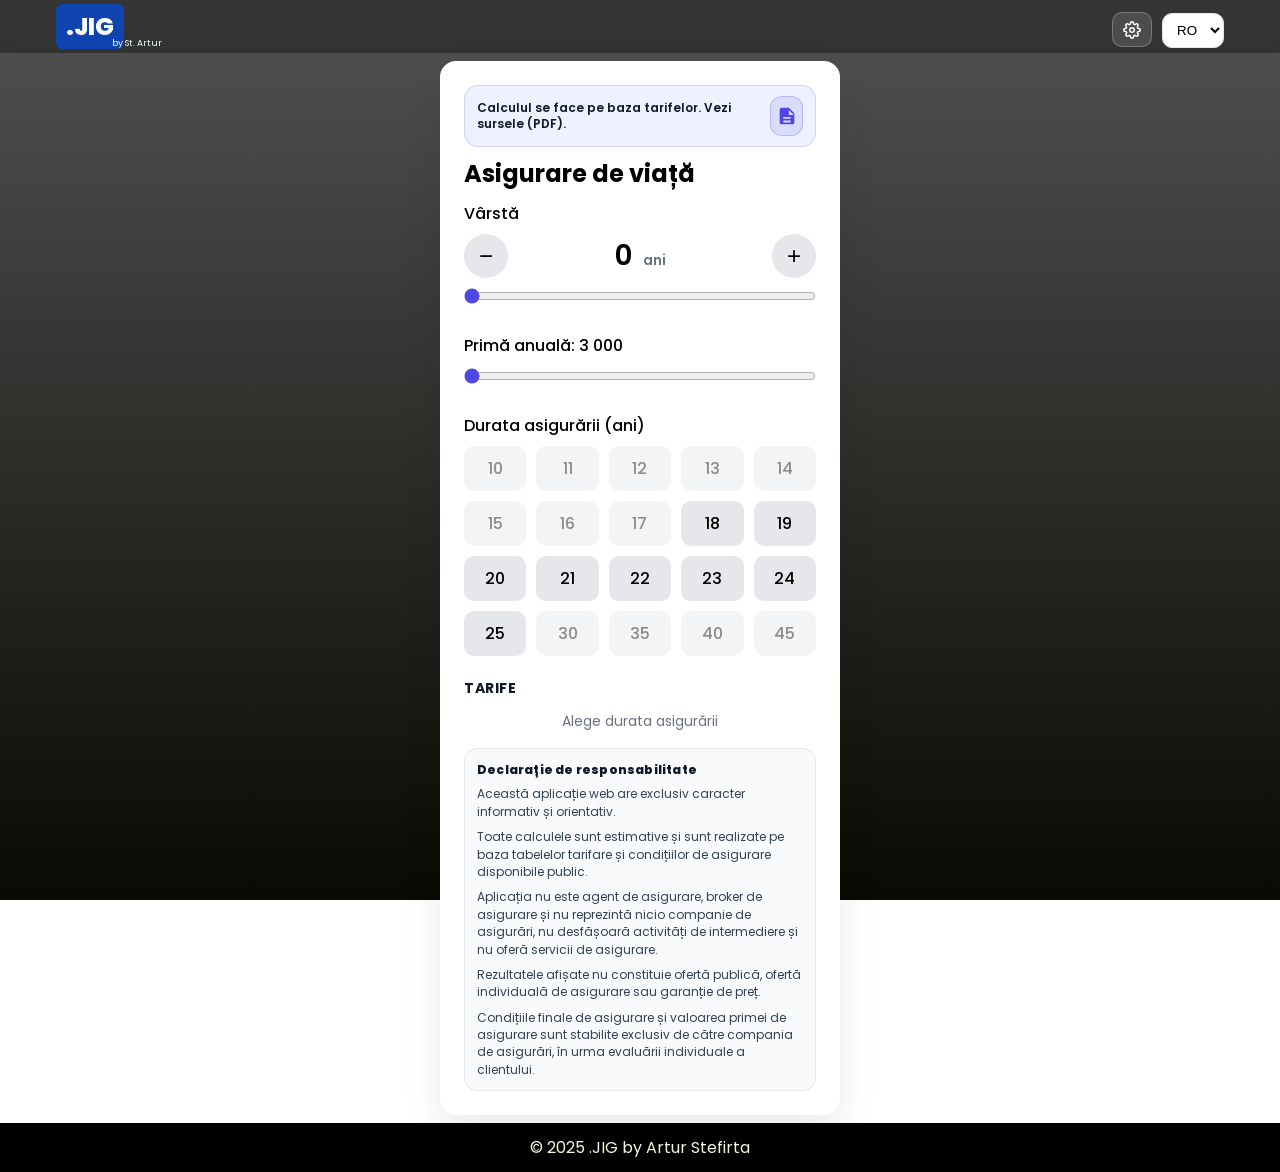
<file: index.html>
<!DOCTYPE html>
<html lang="ro">
<head>
  <link rel="stylesheet" href="style.css">
  <meta name="viewport" content="width=device-width, initial-scale=1.0">
  <meta charset="UTF-8">
  <title>Asigurare de viață</title>
</head>
<body>
  <header class="jig-header">
    <div class="container">
      <div class="brand">
        <span class="logo">.JIG</span>
        <span class="team">by St. Artur</span>
      </div>
      <div class="header-actions">
<a href="settings.html" class="icon-btn" aria-label="Settings">
  <svg viewBox="0 0 24 24" width="22" height="22"
       fill="none"
       stroke="#ffffff"
       stroke-width="2"
       stroke-linecap="round"
       stroke-linejoin="round">
    <circle cx="12" cy="12" r="3"></circle>
    <path d="M19.4 15
             a1.65 1.65 0 0 0 .33 1.82
             l.06.06
             a2 2 0 1 1-2.83 2.83
             l-.06-.06
             a1.65 1.65 0 0 0-1.82-.33
             1.65 1.65 0 0 0-1 1.51V21
             a2 2 0 1 1-4 0v-.09
             a1.65 1.65 0 0 0-1-1.51
             1.65 1.65 0 0 0-1.82.33
             l-.06.06
             a2 2 0 1 1-2.83-2.83
             l.06-.06
             a1.65 1.65 0 0 0 .33-1.82
             1.65 1.65 0 0 0-1.51-1H3
             a2 2 0 1 1 0-4h.09
             a1.65 1.65 0 0 0 1.51-1
             1.65 1.65 0 0 0-.33-1.82
             l-.06-.06
             a2 2 0 1 1 2.83-2.83
             l.06.06
             a1.65 1.65 0 0 0 1.82.33
             1.65 1.65 0 0 0 1-1.51V3
             a2 2 0 1 1 4 0v.09
             a1.65 1.65 0 0 0 1 1.51
             1.65 1.65 0 0 0 1.82-.33
             l.06-.06
             a2 2 0 1 1 2.83 2.83
             l-.06.06
             a1.65 1.65 0 0 0-.33 1.82
             1.65 1.65 0 0 0 1.51 1H21
             a2 2 0 1 1 0 4h-.09
             a1.65 1.65 0 0 0-1.51 1z">
    </path>
  </svg>
</a>

        <div class="lang">
          <label for="langSelect" id="langLabel">Limbă</label>
          <select id="langSelect">
            <option value="ro">RO</option>
            <option value="ru">RU</option>
            <option value="en">EN</option>
          </select>
        </div>
      </div>
</div>
  </header>

<div class="calculator">
  <!-- Источники расчёта (PDF: информация + таблицы тарифов) -->
  <div class="notice-bar" role="note">
    <div class="notice-text" id="sourcesNote">Calculul se face pe baza tarifelor. Vezi sursele (PDF).</div>
    <a class="notice-link" href="sources.html" id="sourcesLink" aria-label="Sources">
      <!-- inline icon -->
      <svg class="notice-icon" viewBox="0 0 24 24" aria-hidden="true">
        <path d="M14 3H6a2 2 0 0 0-2 2v14a2 2 0 0 0 2 2h12a2 2 0 0 0 2-2V9l-6-6Zm0 2.5L19.5 11H14V5.5ZM8 13h8v2H8v-2Zm0 4h8v2H8v-2Z" />
      </svg>
    </a>
  </div>

  <div class="topbar">
    <h2 id="appTitle">Asigurare de viață</h2>
  </div>

  <!-- ВОЗРАСТ -->
  <div class="field">
    <label id="ageLabel">Vârstă</label>

    <div class="age-control">
      <button id="ageMinus" class="age-btn" type="button">−</button>

      <div class="age-value">
        <span id="ageValue">0</span>
        <span class="age-unit" id="ageUnit">ani</span>
      </div>

      <button id="agePlus" class="age-btn" type="button">+</button>
    </div>

    <input type="range" id="ageRange" min="0" max="65" step="1" value="0">
  </div>

  <!-- ВЗНОС -->
  <div class="field">
    <label>
      <span id="paymentLabel">Primă anuală</span>:
      <span id="paymentValue"></span>
    </label>

    <div class="slider-wrap">
      <input type="range" id="payment">
    </div>
  </div>

  <!-- СРОК -->
  <div class="field">
    <label id="termLabel">Durata asigurării (ani)</label>
    <div id="years" class="years-grid"></div>
  </div>

  <h3 class="section-title" id="tariffsTitle">Tarife</h3>
  <div id="result"></div>

  <div class="disclaimer" id="disclaimer" role="note" aria-label="Disclaimer">
    <div class="disclaimer-title" id="disclaimerTitle">Declarație de responsabilitate</div>
    <div class="disclaimer-text" id="disclaimerText"></div>
  </div>
</div>

<!-- PDF Viewer Overlay -->
<div id="pdfOverlay" class="pdf-overlay" aria-hidden="true">
  <div class="pdf-header">
    <div class="pdf-title" id="pdfTitle">PDF</div>
    <button id="pdfClose" class="pdf-close" type="button" aria-label="Close">✕</button>
  </div>
  <iframe id="pdfFrame" class="pdf-frame" src="" title="PDF Viewer"></iframe>
</div>
<footer>© 2025 .JIG by Artur Stefirta</footer>

<!-- 5 книг данных (Путь A: разные переменные) -->
<script src="Data_start.js"></script>
<script src="Data_RiskLife.js"></script>
<script src="Data_Profit.js"></script>
<script src="Data_Orizont.js"></script>
<script src="Data_omnia_vital.js"></script>

<script src="script.js"></script>
</body>
</html>
</file>
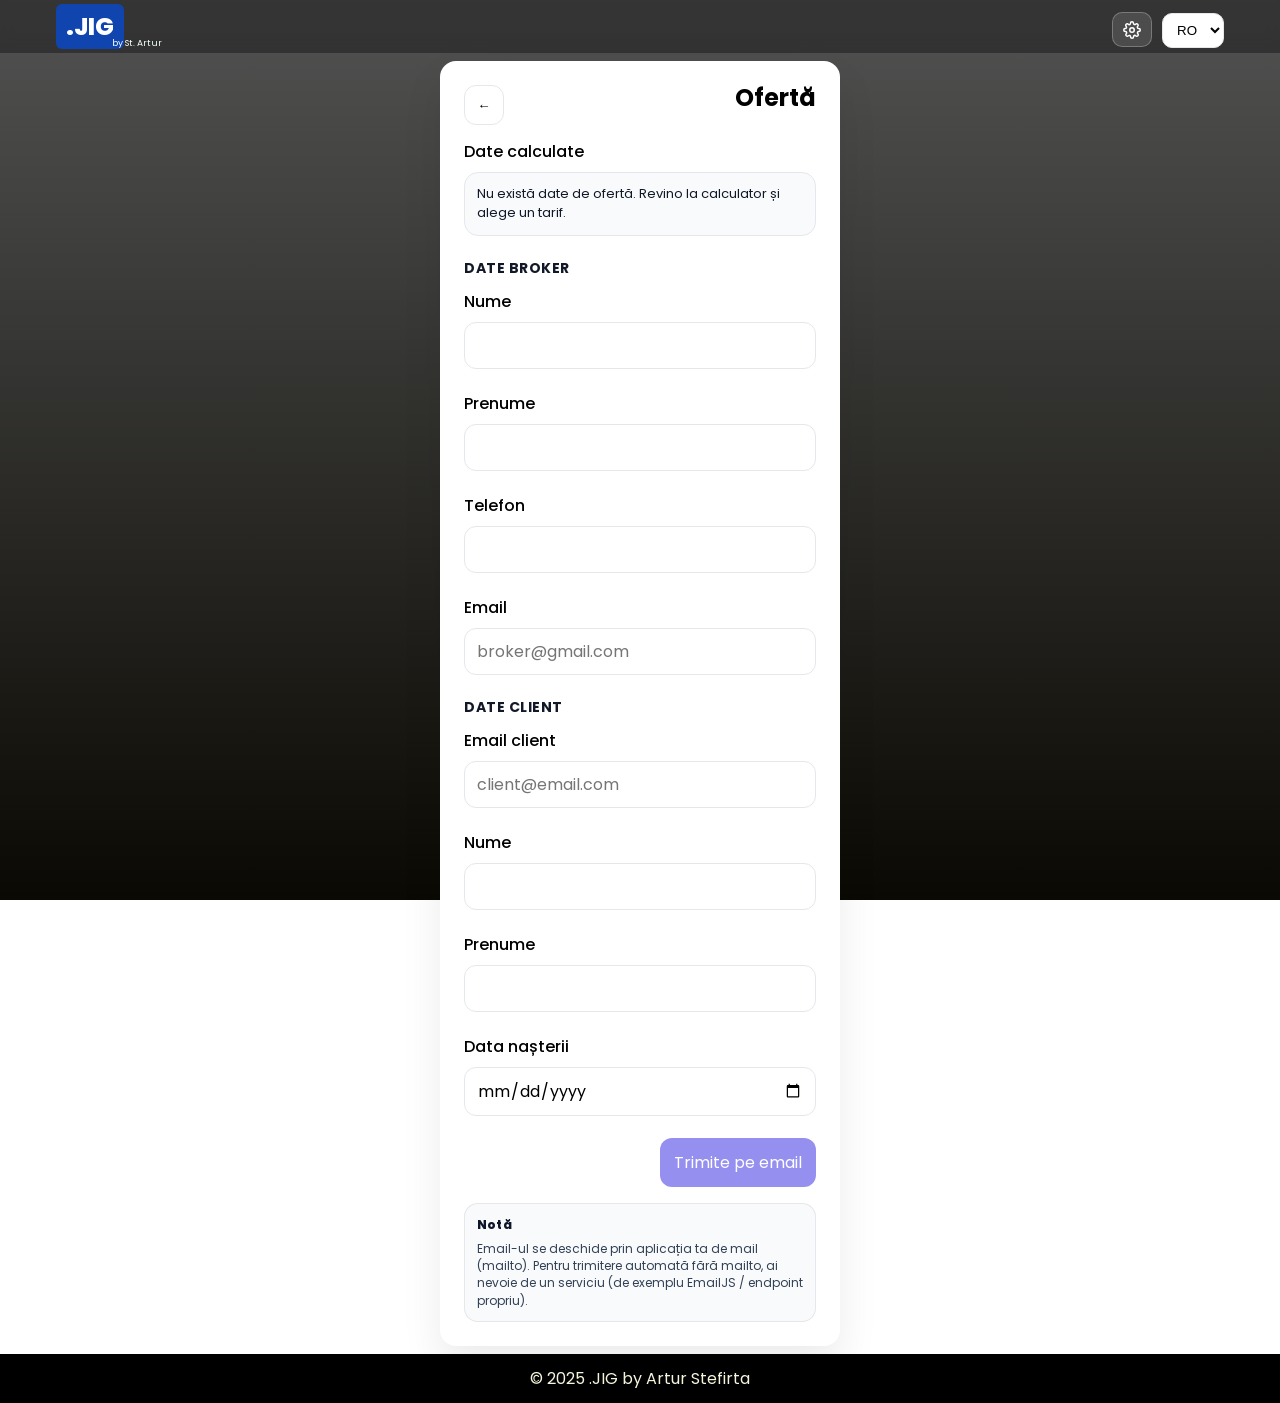
<file: quote.html>
<!DOCTYPE html>
<html lang="ro">
<head>
  <link rel="stylesheet" href="style.css">
  <meta name="viewport" content="width=device-width, initial-scale=1.0">
  <meta charset="UTF-8">
  <title>Oferta</title>
</head>
<body>
  <header class="jig-header">
    <div class="container">
      <div class="brand">
        <span class="logo">.JIG</span>
        <span class="team">by St. Artur</span>
      </div>
      <div class="header-actions">
<a href="settings.html" class="icon-btn" aria-label="Settings">
  <svg viewBox="0 0 24 24" width="22" height="22"
       fill="none"
       stroke="#ffffff"
       stroke-width="2"
       stroke-linecap="round"
       stroke-linejoin="round">
    <circle cx="12" cy="12" r="3"></circle>
    <path d="M19.4 15
             a1.65 1.65 0 0 0 .33 1.82
             l.06.06
             a2 2 0 1 1-2.83 2.83
             l-.06-.06
             a1.65 1.65 0 0 0-1.82-.33
             1.65 1.65 0 0 0-1 1.51V21
             a2 2 0 1 1-4 0v-.09
             a1.65 1.65 0 0 0-1-1.51
             1.65 1.65 0 0 0-1.82.33
             l-.06.06
             a2 2 0 1 1-2.83-2.83
             l.06-.06
             a1.65 1.65 0 0 0 .33-1.82
             1.65 1.65 0 0 0-1.51-1H3
             a2 2 0 1 1 0-4h.09
             a1.65 1.65 0 0 0 1.51-1
             1.65 1.65 0 0 0-.33-1.82
             l-.06-.06
             a2 2 0 1 1 2.83-2.83
             l.06.06
             a1.65 1.65 0 0 0 1.82.33
             1.65 1.65 0 0 0 1-1.51V3
             a2 2 0 1 1 4 0v.09
             a1.65 1.65 0 0 0 1 1.51
             1.65 1.65 0 0 0 1.82-.33
             l.06-.06
             a2 2 0 1 1 2.83 2.83
             l-.06.06
             a1.65 1.65 0 0 0-.33 1.82
             1.65 1.65 0 0 0 1.51 1H21
             a2 2 0 1 1 0 4h-.09
             a1.65 1.65 0 0 0-1.51 1z">
    </path>
  </svg>
</a>

        <div class="lang">
          <label for="langSelect" id="langLabel">Limbă</label>
          <select id="langSelect">
            <option value="ro">RO</option>
            <option value="ru">RU</option>
            <option value="en">EN</option>
          </select>
        </div>
      </div>
    </div>
  </header>

  <div class="calculator quote-page">
    <div class="topbar">
      <button id="backBtn" class="ghost-btn" type="button">←</button>
      <h2 id="quoteTitle">Ofertă</h2>
    </div>

    <div class="field">
      <label id="calcLabel">Date calculate</label>
      <div class="summary-card" id="summary"></div>
    </div>

    <h3 class="section-title" id="brokerTitle">Date broker</h3>
    <div class="field">
      <label id="brokerNameLabel">Nume</label>
      <input id="brokerFirst" type="text" autocomplete="given-name" />
    </div>
    <div class="field">
      <label id="brokerLastLabel">Prenume</label>
      <input id="brokerLast" type="text" autocomplete="family-name" />
    </div>
    <div class="field">
      <label id="brokerPhoneLabel">Telefon</label>
      <input id="brokerPhone" type="tel" autocomplete="tel" />
    </div>

    <div class="field">
      <label id="brokerEmailLabel">Email</label>
      <input id="brokerEmail" type="email" autocomplete="email" placeholder="broker@gmail.com" />
    </div>

    <h3 class="section-title" id="clientTitle">Date client</h3>
    <div class="field">
      <label id="clientEmailLabel">Email client</label>
      <input id="clientEmail" type="email" autocomplete="email" placeholder="client@email.com" />
    </div>
    <div class="field">
      <label id="clientFirstLabel">Nume</label>
      <input id="clientFirst" type="text" autocomplete="given-name" />
    </div>
    <div class="field">
      <label id="clientLastLabel">Prenume</label>
      <input id="clientLast" type="text" autocomplete="family-name" />
    </div>
    <div class="field">
      <label id="clientDobLabel">Data nașterii</label>
      <input id="clientDob" type="date" />
    </div>

    <div class="actions">
      <button id="sendBtn" class="primary-btn" type="button">Trimite pe email</button>
    </div>

    <div class="disclaimer" id="quoteNote" role="note" aria-label="Note">
      <div class="disclaimer-title" id="noteTitle">Notă</div>
      <div class="disclaimer-text" id="noteText"></div>
    </div>
  </div>

  <footer>© 2025 .JIG by Artur Stefirta</footer>

  <script src="quote.js"></script>
</body>
</html>
</file>
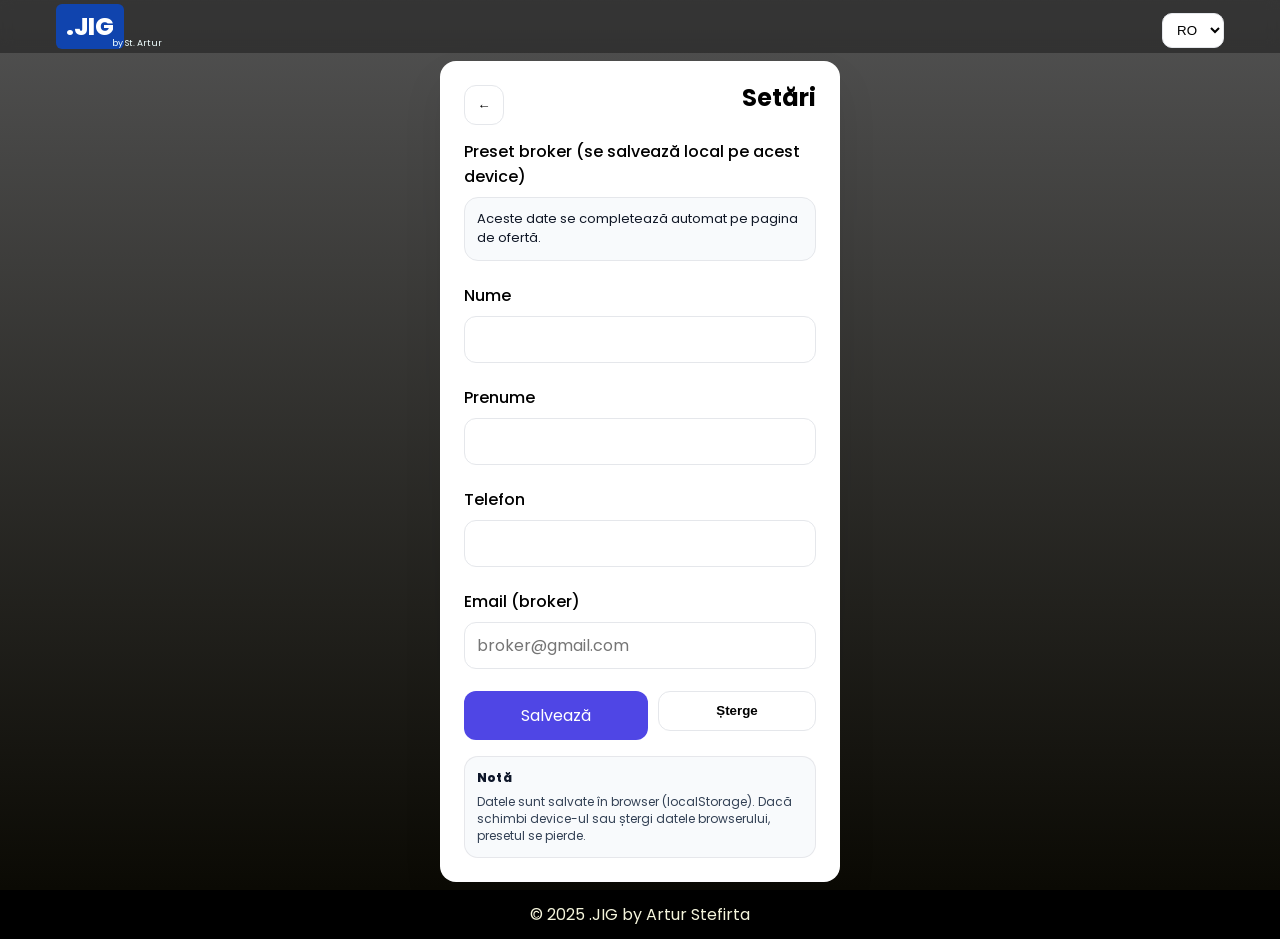
<file: settings.html>
<!DOCTYPE html>
<html lang="ro">
<head>
  <link rel="stylesheet" href="style.css">
  <meta name="viewport" content="width=device-width, initial-scale=1.0">
  <meta charset="UTF-8">
  <title>Setări</title>
</head>
<body>
  <header class="jig-header">
    <div class="container">
      <div class="brand">
        <span class="logo">.JIG</span>
        <span class="team">by St. Artur</span>
      </div>
      <div class="header-actions">
        <div class="lang">
          <select id="langSelect">
            <label for="langSelect" id="langLabel"></label>
            <option value="ro">RO</option>
            <option value="ru">RU</option>
            <option value="en">EN</option>
          </select>
        </div>
      </div>
    </div>
  </header>

  <div class="calculator quote-page">
    <div class="topbar">
      <button id="backBtn" class="ghost-btn" type="button">←</button>
      <h2 id="settingsTitle">Setări</h2>
    </div>

    <div class="field">
      <label id="presetLabel">Preset broker (se salvează local pe acest device)</label>
      <div class="summary-card" id="presetHint"></div>
    </div>

    <div class="field">
      <label id="brokerFirstLabel">Nume</label>
      <input id="brokerFirst" type="text" autocomplete="given-name" />
    </div>
    <div class="field">
      <label id="brokerLastLabel">Prenume</label>
      <input id="brokerLast" type="text" autocomplete="family-name" />
    </div>
    <div class="field">
      <label id="brokerPhoneLabel">Telefon</label>
      <input id="brokerPhone" type="tel" autocomplete="tel" />
    </div>
    <div class="field">
      <label id="brokerEmailLabel">Email (broker)</label>
      <input id="brokerEmail" type="email" autocomplete="email" placeholder="broker@gmail.com" />
    </div>

    <div class="actions actions-split">
      <button id="saveBtn" class="primary-btn" type="button">Salvează</button>
      <button id="clearBtn" class="ghost-btn" type="button">Șterge</button>
    </div>

    <div class="disclaimer" id="settingsNote" role="note" aria-label="Note">
      <div class="disclaimer-title" id="noteTitle">Notă</div>
      <div class="disclaimer-text" id="noteText"></div>
    </div>
  </div>

  <footer>© 2025 .JIG by Artur Stefirta</footer>

  <script src="settings.js"></script>
</body>
</html>
</file>
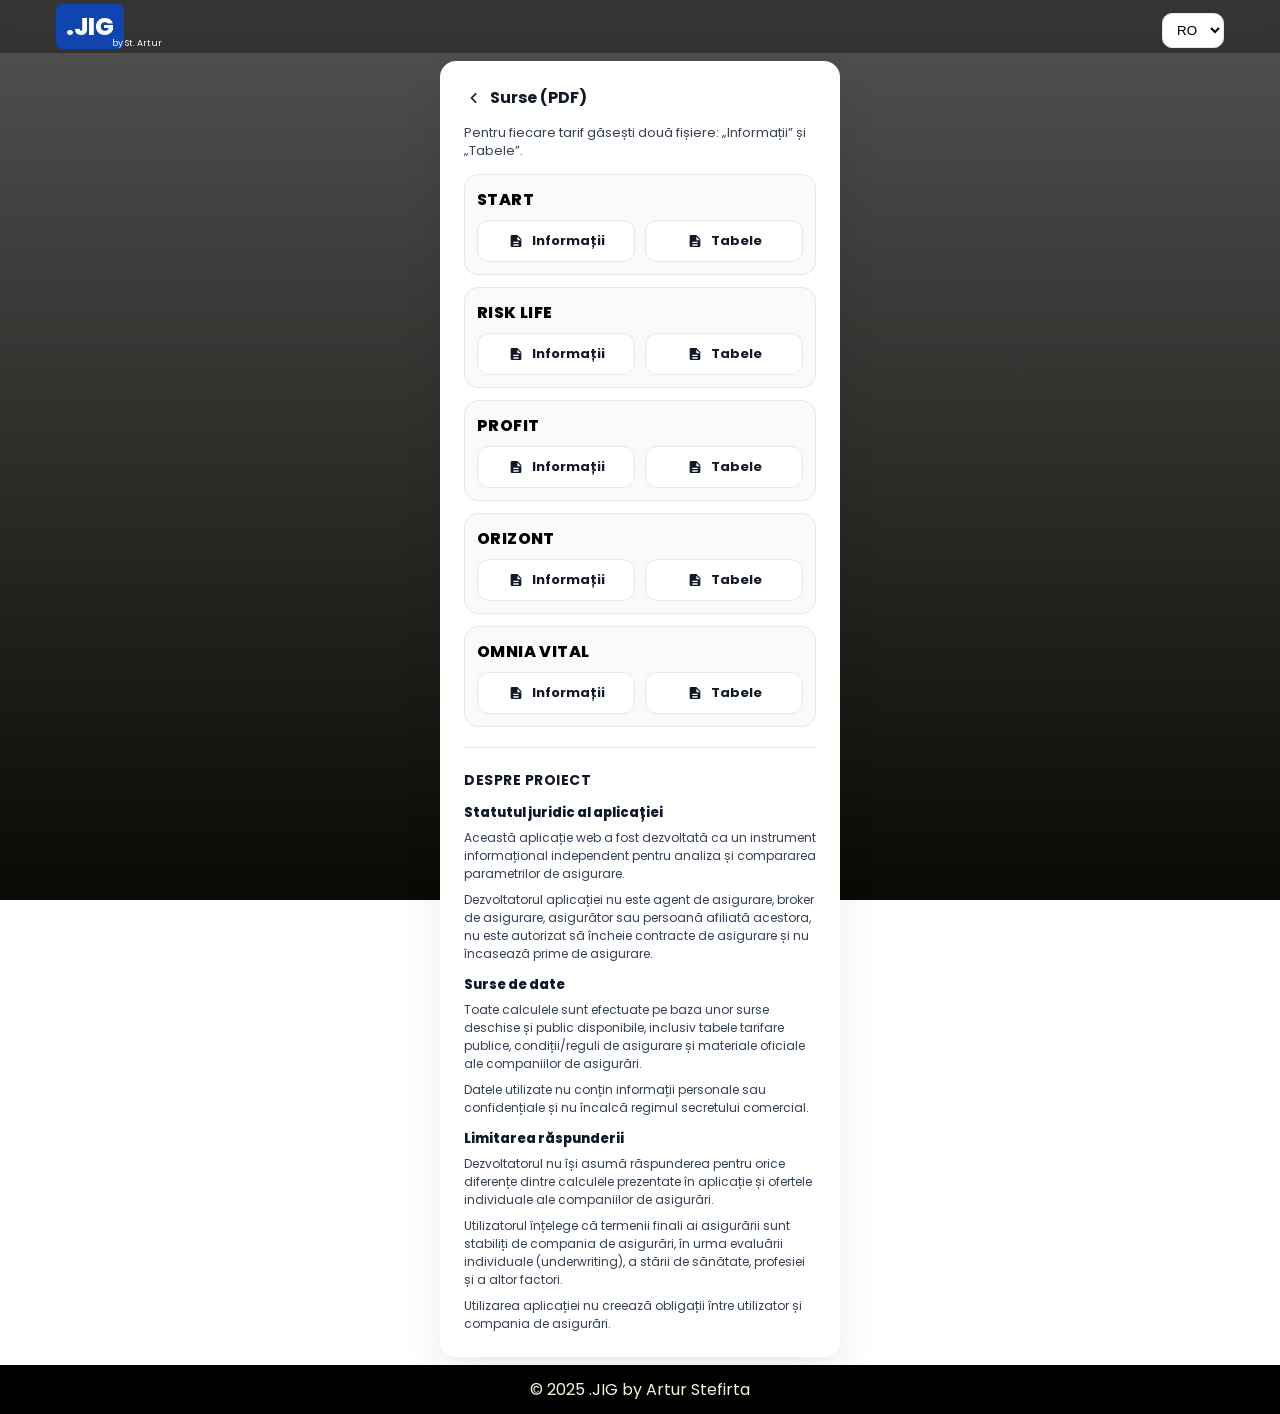
<file: sources.html>
<!DOCTYPE html>
<html lang="en">
<head>
  <meta charset="UTF-8" />
  <meta name="viewport" content="width=device-width, initial-scale=1.0" />
  <title>Surse — PDF</title>
  <meta name="description" content="Surse (PDF) pentru tarife: informații și tabele." />
  <link rel="stylesheet" href="style.css" />
</head>
<body>

<header class="jig-header" role="banner">
  <div class="container">
    <div class="brand">
      <span class="logo">.JIG</span>
      <span class="team">by St. Artur</span>
    </div>

    <div class="lang">
      <label for="langSelect" id="langLabel"></label>
      <select id="langSelect" aria-label="Select language">
        <option value="ro">RO</option>
        <option value="ru">RU</option>
        <option value="en">EN</option>
      </select>
    </div>
  </div>
</header>

<main role="main">
  <div class="calculator">
    <div class="topbar">
      <a class="back-link" href="index.html" id="backLink" aria-label="Back">
        <svg viewBox="0 0 24 24" aria-hidden="true">
          <path d="M15.5 5 8.5 12l7 7 1.5-1.5L11.5 12 17 6.5 15.5 5Z" />
        </svg>
        <span id="sourcesTitle">Surse (PDF)</span>
      </a>
    </div>

    <p class="sources-lead" id="sourcesLead">
      Pentru fiecare tarif găsești două fișiere: „Informații” și „Tabele”.
    </p>

    <div id="sourcesList" class="sources-list"></div>

    <section class="about" id="aboutSection" aria-labelledby="aboutTitle">
      <h3 class="section-title" id="aboutTitle">О проекте</h3>

      <div class="about-block">
        <h4 class="about-subtitle" id="aboutLegalTitle">Правовой статус приложения</h4>
        <div class="about-text" id="aboutLegalText"></div>
      </div>

      <div class="about-block">
        <h4 class="about-subtitle" id="aboutSourcesTitle">Источники данных</h4>
        <div class="about-text" id="aboutSourcesText"></div>
      </div>

      <div class="about-block">
        <h4 class="about-subtitle" id="aboutLiabilityTitle">Ограничение ответственности</h4>
        <div class="about-text" id="aboutLiabilityText"></div>
      </div>
    </section>
  </div>
</main>
<footer>© 2025 .JIG by Artur Stefirta</footer>

<script src="sources.js"></script>
</body>
</html>
</file>
<file: style.css>
@import url('https://fonts.googleapis.com/css2?family=Poppins:wght@400;600;800&display=swap');



#langLabel {
  display: none;
}

/* ===== BASE / RESET ===== */
* {
  margin: 0;
  padding: 0;
  box-sizing: border-box;
}

body {
  font-family: "Poppins", sans-serif;

  background: linear-gradient(
    0deg,
    rgba(10, 9, 3, 1) 0%,
    rgba(82, 82, 82, 1) 100%
  );
  background-attachment: fixed;
}

/* container */
.container {
  max-width: 1200px;
  margin: 0 auto;
  /* полезно, чтобы контент не прилипал к краям на мобиле */
  padding: 0 16px;
}

/* ===== HEADER ===== */
.jig-header {
  position: sticky;
  top: 0;
  width: 100%;
  z-index: 1000;
  padding: 4px 0;
  background: rgba(0, 0, 0, 0.35);
  backdrop-filter: blur(6px);
}

/* ВЫРАВНИВАНИЕ: слева brand, справа lang — в одну линию */
.jig-header .container {
  display: flex;
  align-items: center;
  justify-content: space-between;
  gap: 12px;
}

.brand {
  display: inline-flex;
  align-items: center;
}

/* LOGO */
.logo {
  display: inline-block;
  background: rgb(16, 68, 174);
  color: #fff;
  padding: 5px 10px;
  border-radius: 6px;
  font-size: 24px;
  font-weight: 800;
  margin-right: 10px;
}

/* TEAM TEXT (убрали сдвиги, чтобы всё было на одном уровне) */
.team {
  position: relative;
  top: 17px;   /* вниз */
  left: -22px;  /* вправо */
  font-size: 9px;
  color: azure;
}

/* Language selector in header (в одну строку) */
.lang {
  display: flex;
  align-items: center;
  gap: 10px;
}

/* header right side: settings + language */
.header-actions {
  display: flex;
  align-items: center;
  gap: 10px;
}

.icon-btn svg {
  width: 18px;   /* меньше = меньше иконка */
  height: 18px;
}

.icon-btn {
  position: relative;
  top: 3px;
  display: inline-flex;
  align-items: center;
  justify-content: center;
  width: 40px;
  height: 35px;
  border-radius: 10px;
  border: 1px solid rgba(255, 255, 255, 0.25);
  background: rgba(255, 255, 255, 0.12);
  text-decoration: none;
}

.icon-btn:hover {
  background: rgba(255, 255, 255, 0.18);
}

.icon-btn .icon {
  width: 20px;
  height: 20px;
  fill: #fff;
}

.lang label {
  position: relative;
  top: 17px;
  left: 5px;
  margin: 0;
  font-size: 14px; /* было 12px -> +2px */
  color: #fff;     /* было серое */
  font-weight: 600;
}

.lang select {
    position: relative;
  top: 4px;
  border: 1px solid #e5e7eb;
  border-radius: 10px;
  padding: 8px 10px;
  background: #fff;
  cursor: pointer;
}

/* OPTIONAL NAVIGATION (в HTML сейчас nav нет, но оставляю на будущее) */
.jig-header nav {
  float: right;
  width: 55%;
}

.jig-header nav ul {
  list-style: none;
  display: flex;
  justify-content: space-between;
  align-items: center;
}

.jig-header nav ul li a {
  color: #fff;
  text-decoration: none;
  font-weight: 500;
}

/* hover underline */
.jig-header nav ul li:not(.active):not(.btn) a:hover {
  border-bottom: 4px solid rgb(16, 68, 174);
  border-radius: 6px;
}

/* LOGIN BUTTON */
.jig-header nav ul li.btn a {
  background: #000;
  padding: 9px 17px;
  border-radius: 5px;
  transition: 0.3s;
}

.jig-header nav ul li.btn a:hover {
  background: rgb(167, 253, 145);
}

/* ===== CALCULATOR LAYOUT ===== */
.calculator {
  width: 400px;
  margin: 8px auto;
  background: #fff;
  padding: 24px;
  border-radius: 16px;
  box-shadow: 0 20px 40px rgba(0, 0, 0, 0.08);
}

/* notice bar (link to sources) */
.notice-bar {
  display: flex;
  align-items: center;
  justify-content: space-between;
  gap: 12px;
  margin-bottom: 14px;
  padding: 10px 12px;
  border-radius: 14px;
  background: #eef2ff;
  border: 1px solid rgba(79, 70, 229, 0.18);
}

.notice-text {
  font-size: 12px;
  color: #111827;
  line-height: 1.35;
  font-weight: 600;
}

.notice-link {
  width: 40px;
  height: 40px;
  display: grid;
  place-items: center;
  border-radius: 12px;
  background: rgba(79, 70, 229, 0.12);
  border: 1px solid rgba(79, 70, 229, 0.25);
  color: #4f46e5;
  text-decoration: none;
}

.notice-link:active {
  transform: scale(0.98);
}

.notice-link:focus-visible {
  outline: 2px solid rgba(79, 70, 229, 0.45);
  outline-offset: 2px;
}

.notice-icon {
  width: 22px;
  height: 22px;
  fill: currentColor;
}

/* верхняя панель */
.topbar {
  display: flex;
  align-items: flex-start;
  justify-content: space-between;
  gap: 12px;
  margin-bottom: 14px;
}

.ghost-btn {
  width: 40px;
  height: 40px;
  border-radius: 12px;
  border: 1px solid #e5e7eb;
  background: #fff;
  cursor: pointer;
  font-weight: 800;
}

.ghost-btn:active {
  transform: scale(0.99);
}

.actions {
  display: flex;
  justify-content: flex-end;
  margin-top: 6px;
}

.actions.actions-split {
  justify-content: space-between;
  gap: 10px;
}

.actions.actions-split .primary-btn,
.actions.actions-split .ghost-btn {
  flex: 1;
}

.primary-btn {
  padding: 12px 14px;
  border-radius: 12px;
  border: none;
  background: #4f46e5;
  color: #fff;
  font-weight: 800;
  cursor: pointer;
  font: inherit;
}

.primary-btn:active {
  transform: scale(0.99);
}

.summary-card {
  border: 1px solid #e5e7eb;
  background: #f8fafc;
  border-radius: 14px;
  padding: 12px;
  font-size: 13px;
  line-height: 1.45;
  color: #111827;
}

h2 {
  margin: 0;
  line-height: 1.1;
}

/* back link used on sources page */
.back-link {
  display: inline-flex;
  align-items: center;
  gap: 8px;
  text-decoration: none;
  color: #111827;
  font-weight: 700;
}

.back-link svg {
  width: 18px;
  height: 18px;
  fill: currentColor;
}

/* fields */
.field {
  margin-bottom: 22px;
}

label {
  display: block;
  font-weight: 500;
  margin-bottom: 8px;
}

input[type="text"],
input[type="tel"],
input[type="email"],
input[type="date"] {
  width: 100%;
  padding: 10px 12px;
  border-radius: 12px;
  border: 1px solid #e5e7eb;
  background: #fff;
  font: inherit;
}

input:focus-visible {
  outline: 2px solid rgba(79, 70, 229, 0.45);
  outline-offset: 2px;
}

/* ===== AGE ===== */
.age-control {
  display: flex;
  align-items: center;
  justify-content: space-between;
  margin-bottom: 8px;
}

.age-btn {
  width: 44px;
  height: 44px;
  border-radius: 50%;
  border: none;
  background: #e5e7eb;
  font-size: 24px;
  cursor: pointer;
}

.age-btn:active {
  transform: scale(0.95);
}

.age-value {
  font-size: 28px;
  font-weight: 600;
}

.age-unit {
  font-size: 14px;
  color: #6b7280;
  margin-left: 4px;
}

#ageRange {
  width: 100%;
  accent-color: #4f46e5;
}

/* ===== PAYMENT ===== */
.slider-wrap {
  width: 100%;
}

#payment {
  width: 100%;
  accent-color: #4f46e5;
}

/* ===== TERM ===== */
.years-grid {
  display: grid;
  grid-template-columns: repeat(5, 1fr);
  gap: 10px;
}

.year {
  padding: 10px 0;
  background: #e5e7eb;
  border-radius: 10px;
  text-align: center;
  cursor: pointer;
  font-weight: 500;
  user-select: none;
}

.year.active {
  background: #4f46e5;
  color: #fff;
}

.year.disabled {
  opacity: 0.45;
  cursor: not-allowed;
}

/* section title */
.section-title {
  margin: 6px 0 10px;
  font-size: 14px;
  letter-spacing: 0.5px;
  text-transform: uppercase;
  color: #111827;
}

/* result */
#result {
  margin-top: 6px;
  text-align: left;
  font-size: 14px;
}

/* tariff row */
.tariff-row {
  width: 100%;
  display: flex;
  justify-content: space-between;
  align-items: baseline;
  padding: 10px 12px;
  border-radius: 12px;
  background: #f8fafc;
  border: 1px solid #e5e7eb;
  margin-top: 10px;
  cursor: pointer;
  text-align: left;

  appearance: none;
  -webkit-appearance: none;
  font: inherit;
}

.tariff-row:active {
  transform: scale(0.99);
}

.tariff-row:focus-visible {
  outline: 2px solid rgba(79, 70, 229, 0.45);
  outline-offset: 2px;
}

.tariff-title {
  font-weight: 700;
  letter-spacing: 0.5px;
}

.tariff-sum {
  font-weight: 700;
}

.empty {
  color: #6b7280;
  text-align: center;
  margin-top: 12px;
}

/* ===== SOURCES PAGE ===== */
.sources-lead {
  font-size: 13px;
  color: #374151;
  line-height: 1.4;
  margin: 6px 0 14px;
}

.sources-list {
  display: grid;
  gap: 12px;
}

.source-card {
  border: 1px solid #e5e7eb;
  background: #f8fafc;
  border-radius: 14px;
  padding: 12px;
}

.source-title {
  font-weight: 800;
  letter-spacing: 0.4px;
  margin: 0 0 8px;
}

.source-actions {
  display: grid;
  grid-template-columns: 1fr 1fr;
  gap: 10px;
}

.source-btn {
  display: inline-flex;
  align-items: center;
  justify-content: center;
  gap: 8px;
  padding: 10px 12px;
  border-radius: 12px;
  border: 1px solid #e5e7eb;
  background: #fff;
  text-decoration: none;
  color: #111827;
  font-weight: 700;
  font-size: 13px;
}

.source-btn:active {
  transform: scale(0.99);
}

.source-btn svg {
  width: 16px;
  height: 16px;
  fill: currentColor;
}

.source-btn:focus-visible {
  outline: 2px solid rgba(79, 70, 229, 0.45);
  outline-offset: 2px;
}

/* ===== PDF OVERLAY ===== */
.pdf-overlay {
  position: fixed;
  inset: 0;
  background: rgba(15, 23, 42, 0.72);
  display: none;
  z-index: 9999;
}

.pdf-overlay.open {
  display: block;
}

.pdf-header {
  height: 56px;
  display: flex;
  align-items: center;
  justify-content: space-between;
  padding: 0 14px;
  background: #111827;
  color: #fff;
}

.pdf-title {
  font-weight: 700;
  letter-spacing: 0.4px;
  text-transform: uppercase;
  font-size: 13px;
}

.pdf-close {
  width: 40px;
  height: 40px;
  border: none;
  border-radius: 10px;
  background: rgba(255, 255, 255, 0.12);
  color: #fff;
  cursor: pointer;
  font-size: 18px;
}

.pdf-close:active {
  transform: scale(0.98);
}

.pdf-frame {
  width: 100%;
  height: calc(100% - 56px);
  border: none;
  background: #fff;
}

/* ===== DISCLAIMER ===== */
.disclaimer {
  margin-top: 16px;
  padding: 12px 12px;
  border-radius: 14px;
  background: #f8fafc;
  border: 1px solid rgba(15, 23, 42, 0.08);
}

.disclaimer-title {
  font-size: 12px;
  font-weight: 800;
  color: #0f172a;
  margin-bottom: 6px;
  letter-spacing: 0.2px;
}

.disclaimer-text {
  font-size: 12px;
  line-height: 1.45;
  color: #334155;
}

.disclaimer-text p {
  margin: 0 0 8px 0;
}
.disclaimer-text p:last-child {
  margin-bottom: 0;
}

/* ===== ABOUT (sources page) ===== */
.about {
  margin-top: 20px;
  padding-top: 16px;
  border-top: 1px solid rgba(15, 23, 42, 0.10);
}

.about-block {
  margin-top: 12px;
}

.about-subtitle {
  margin: 0 0 6px 0;
  font-size: 13px;
  font-weight: 800;
  color: #0f172a;
}

.about-text {
  font-size: 12px;
  line-height: 1.5;
  color: #334155;
}

.about-text p {
  margin: 0 0 8px 0;
}
.about-text p:last-child {
  margin-bottom: 0;
}

/* ===== FOOTER ===== */
footer {
  text-align: center;
  background-color: black;
  color: beige;
  padding: 12px 16px;
}
</file>
